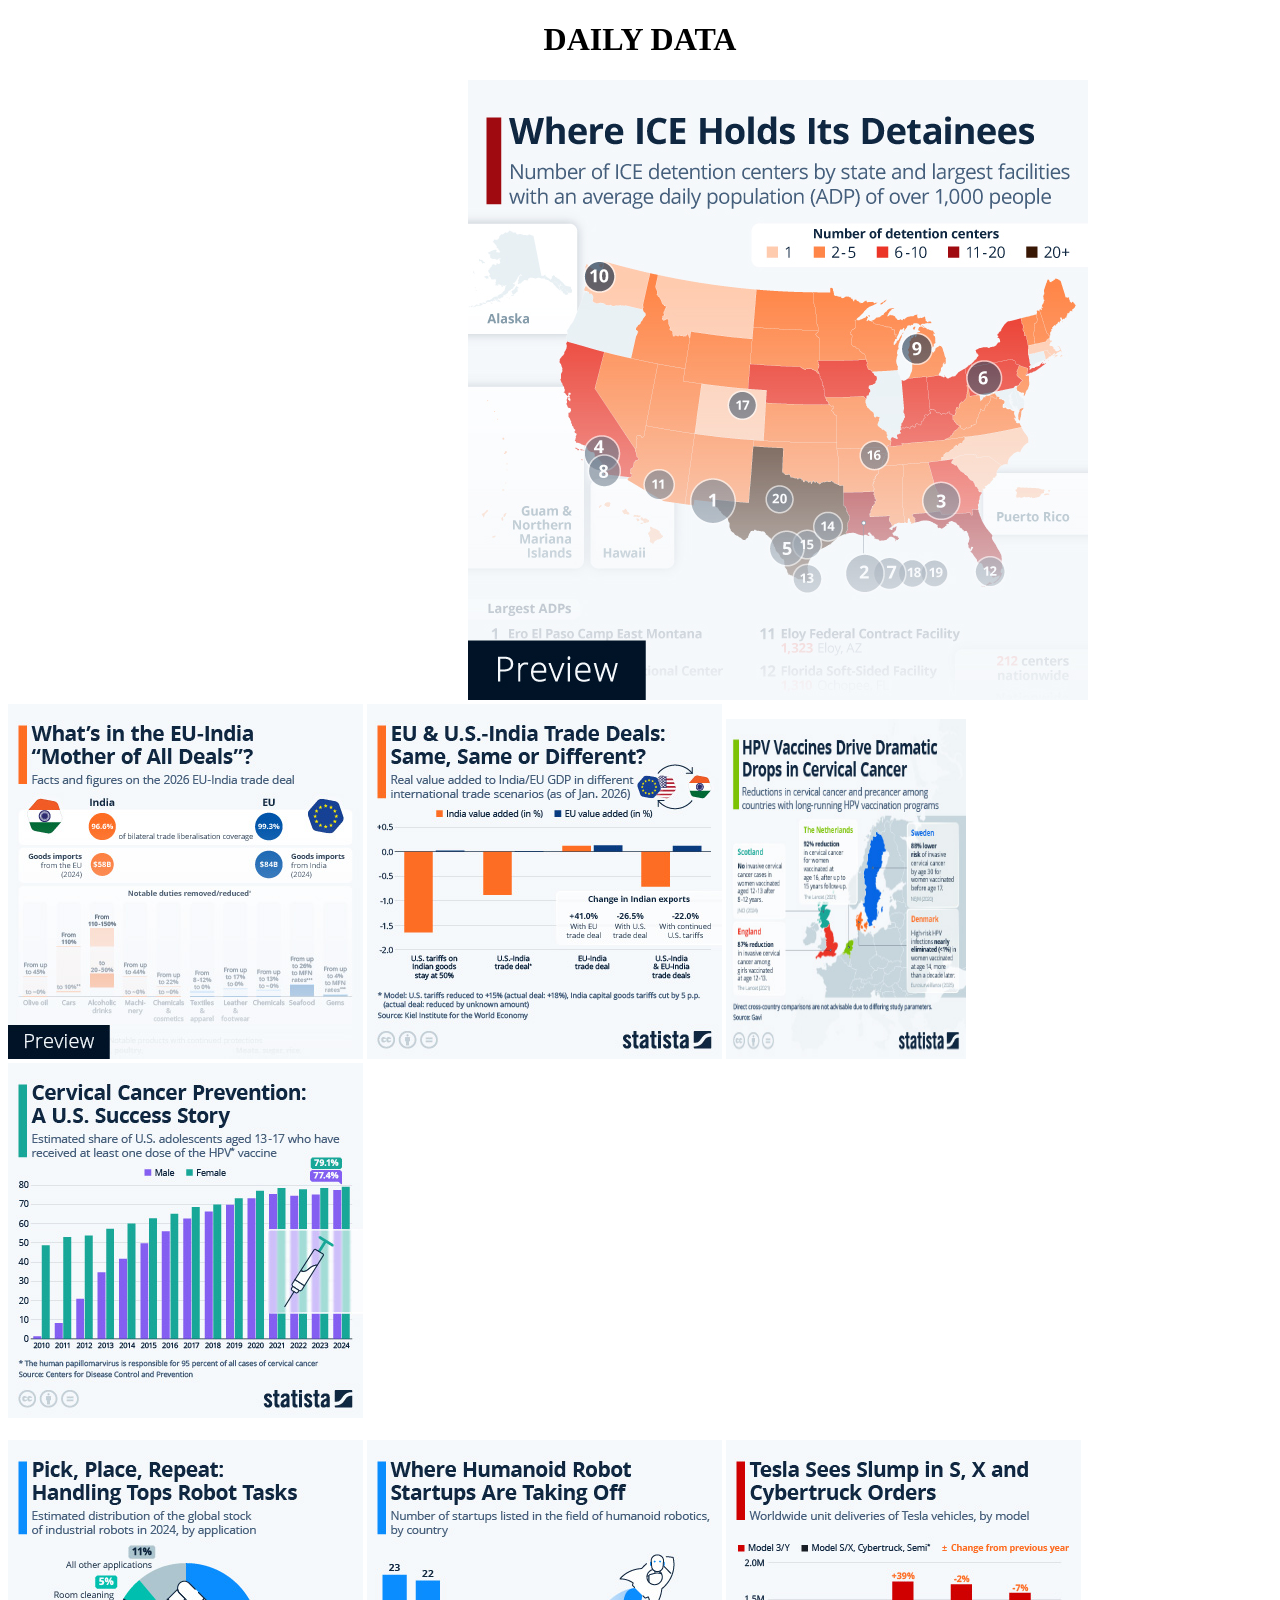
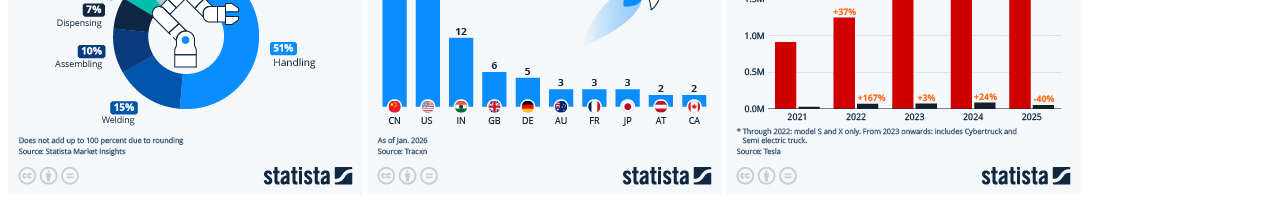
<file: Dailydata.html>
<!doctype html>
<html>
<head>
<style>
   .text{
          margin-left:460px;
         }
    


    
      
</style>
</head>
<body>
<h1 align="center">DAILY DATA</h1>
<div class="text">
<img src="daily.jpeg" alt="daily data">
<br>
</div>
<div class="joicy">
<img src="dai1.jpeg" alt="hai">
<img src="dai2.jpeg" alt="haii">
<img src="dai3.jpeg" alt="haiii" width="240px" height="340px">
<img src="dai4.jpeg" alt="haiiii">
<br>
<br>
</div>
<div class="vani">
<img src="dai5.jpeg" alt="hello">
<img src="dai6.jpeg" alt="h">
<img src="dai7.jpeg" alt="o">

</div>
</body>
</html>
</file>
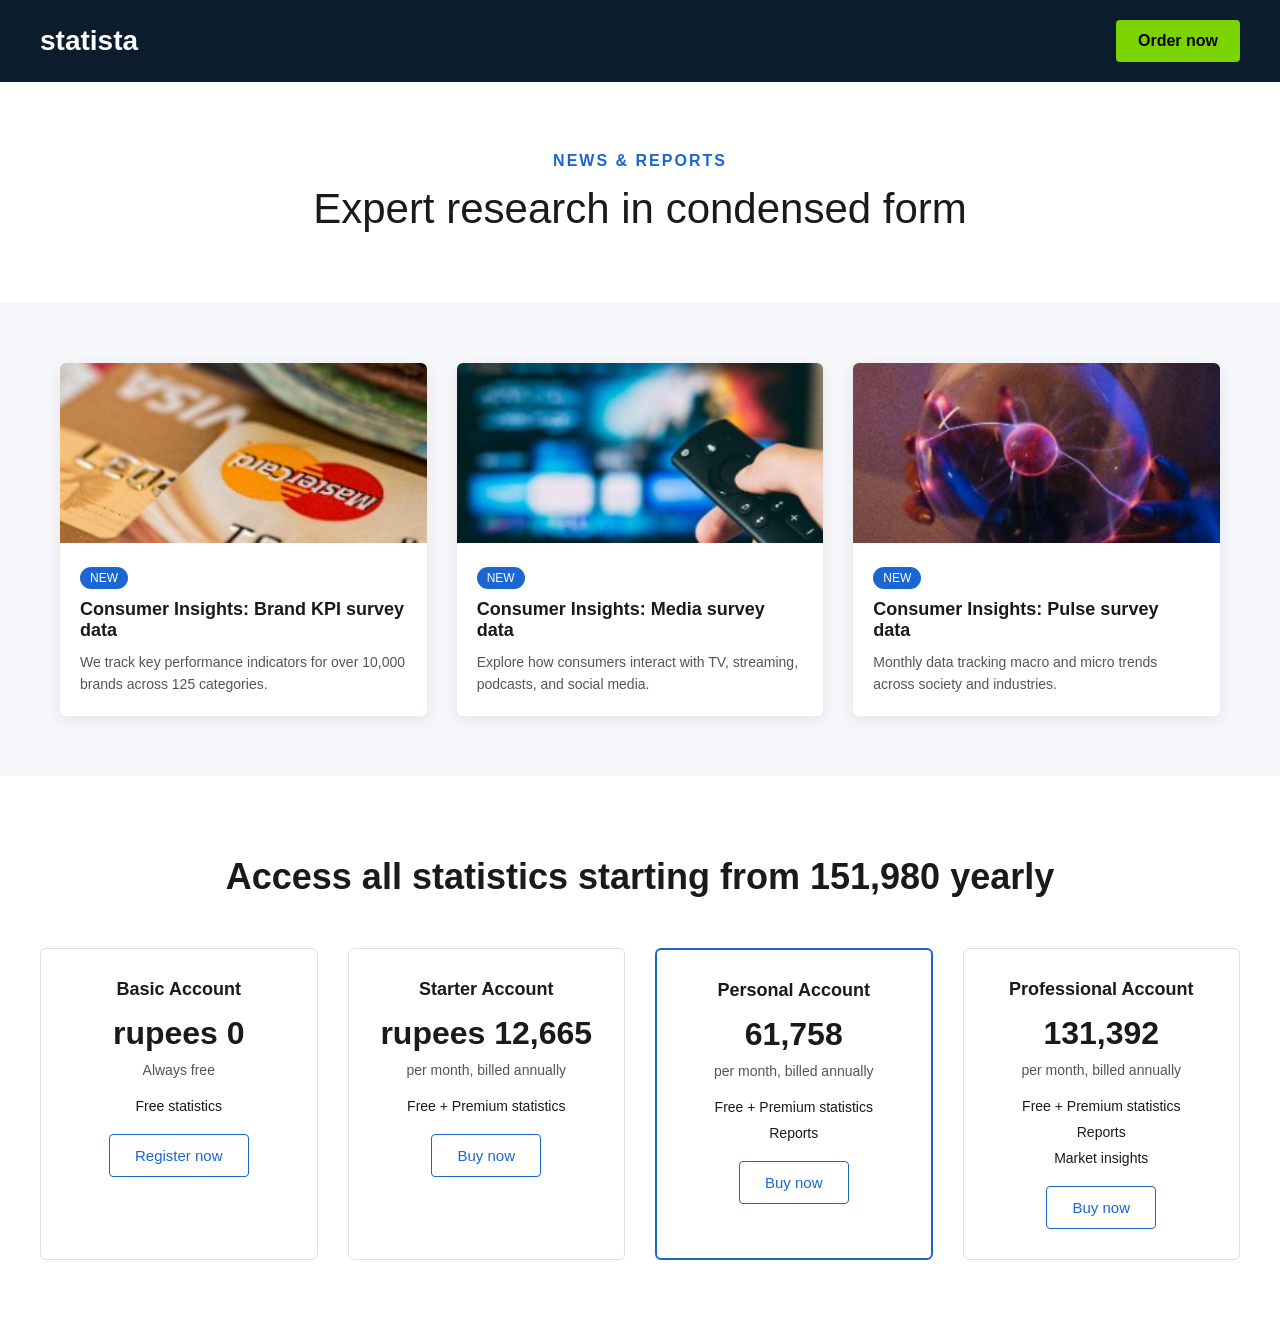
<file: task22.html>
<!DOCTYPE html>
<html lang="en">
<head>
<meta charset="UTF-8">
<title>Statista Style Page</title>
<meta name="viewport" content="width=device-width, initial-scale=1.0">

<style>
* {
    margin: 0;
    padding: 0;
    box-sizing: border-box;
    font-family: Arial, Helvetica, sans-serif;
}

body {
    background: #f5f7fa;
    color: #1a1a1a;
}

/* ===== HEADER ===== */
.header {
    background: #0b1c2d;
    color: #fff;
    padding: 20px 40px;
    display: flex;
    align-items: center;
    justify-content: space-between;
}

.logo {
    font-size: 28px;
    font-weight: bold;
}

.header button {
    background: #7bd300;
    border: none;
    padding: 12px 22px;
    font-size: 16px;
    font-weight: bold;
    cursor: pointer;
    border-radius: 4px;
}

/* ===== HERO ===== */
.hero {
    background: #ffffff;
    padding: 70px 20px;
    text-align: center;
}

.hero h4 {
    color: #1b66d1;
    letter-spacing: 2px;
    margin-bottom: 15px;
}

.hero h1 {
    font-size: 42px;
    font-weight: 500;
}

/* ===== REPORT CARDS ===== */
.cards {
    display: grid;
    grid-template-columns: repeat(auto-fit, minmax(280px, 1fr));
    gap: 30px;
    padding: 60px;
}

.card {
    background: #fff;
    border-radius: 6px;
    box-shadow: 0 4px 15px rgba(0,0,0,0.08);
    overflow: hidden;
}

.card img {
    width: 100%;
    height: 180px;
    object-fit: cover;
}

.card .content {
    padding: 20px;
}

.badge {
    display: inline-block;
    background: #1b66d1;
    color: #fff;
    font-size: 12px;
    padding: 4px 10px;
    border-radius: 12px;
    margin-bottom: 10px;
}

.card h3 {
    font-size: 18px;
    margin-bottom: 10px;
}

.card p {
    font-size: 14px;
    color: #555;
    line-height: 1.6;
}

/* ===== PRICING ===== */
.pricing-section {
    background: #ffffff;
    padding: 80px 40px;
    text-align: center;
}

.pricing-section h2 {
    font-size: 36px;
    margin-bottom: 50px;
}

.pricing {
    display: grid;
    grid-template-columns: repeat(auto-fit, minmax(250px, 1fr));
    gap: 30px;

}

.plan {
    border: 1px solid #e0e0e0;
    border-radius: 6px;
    padding: 30px;
}

.plan h3 {
    font-size: 18px;
    margin-bottom: 15px;
   
}

.price {
    font-size: 32px;
    font-weight: bold;
    margin-bottom: 10px;
     
}

.plan p {
    font-size: 14px;
    margin-bottom: 20px;
    color: #555;
}

.plan ul {
    list-style: none;
    margin-bottom: 20px;
}

.plan ul li {
    font-size: 14px;
    margin: 10px 0;
}

.plan button {
    padding: 12px 25px;
    border: 1px solid #1b66d1;
    background: transparent;
    color: #1b66d1;
    font-size: 15px;
    cursor: pointer;
    border-radius: 4px;
}

.plan.highlight {
    border: 2px solid #1b66d1;
}
</style>
</head>

<body>

<!-- HEADER -->
<div class="header">
    <div class="logo">statista</div>
    <button>Order now</button>
</div>

<!-- HERO -->
<section class="hero">
    <h4>NEWS & REPORTS</h4>
    <h1>Expert research in condensed form</h1>
</section>

<!-- REPORT CARDS -->
<section class="cards">
    <div class="card">
        <img src="hello1.jpg" alt="">
        <div class="content">
            <span class="badge">NEW</span>
            <h3>Consumer Insights: Brand KPI survey data</h3>
            <p>We track key performance indicators for over 10,000 brands across 125 categories.</p>
        </div>
    </div>

    <div class="card">
        <img src="hello2.jpg" alt="">
        <div class="content">
            <span class="badge">NEW</span>
            <h3>Consumer Insights: Media survey data</h3>
            <p>Explore how consumers interact with TV, streaming, podcasts, and social media.</p>
        </div>
    </div>

    <div class="card">
        <img src="hello3.jpg" alt="">
        <div class="content">
            <span class="badge">NEW</span>
            <h3>Consumer Insights: Pulse survey data</h3>
            <p>Monthly data tracking macro and micro trends across society and industries.</p>
        </div>
    </div>
</section>

<!-- PRICING -->
<section class="pricing-section">
    <h2>Access all statistics starting from 151,980 yearly</h2>

    <div class="pricing">
        <div class="plan">
            <h3>Basic Account</h3>
            <div class="price">rupees 0</div>
            <p>Always free</p>
            <ul>
                <li> Free statistics</li>
            </ul>
            <button>Register now</button>
        </div>

        <div class="plan">
            <h3>Starter Account</h3>
            <div class="price">rupees 12,665</div>
            <p>per month, billed annually</p>
            <ul>
                <li>Free + Premium statistics</li>
            </ul>
            <button>Buy now</button>
        </div>

        <div class="plan highlight">
            <h3>Personal Account</h3>
            <div class="price">61,758</div>
            <p>per month, billed annually</p>
            <ul>
                <li>Free + Premium statistics</li>
                <li>Reports</li>
            </ul>
            <button>Buy now</button>
        </div>

        <div class="plan">
            <h3>Professional Account</h3>
            <div class="price">131,392</div>
            <p>per month, billed annually</p>
            <ul>
                <li>Free + Premium statistics</li>
                <li>Reports</li>
                <li> Market insights</li>
            </ul>
            <button>Buy now</button>
        </div>
    </div>
</section>

</body>
</html>
</file>
